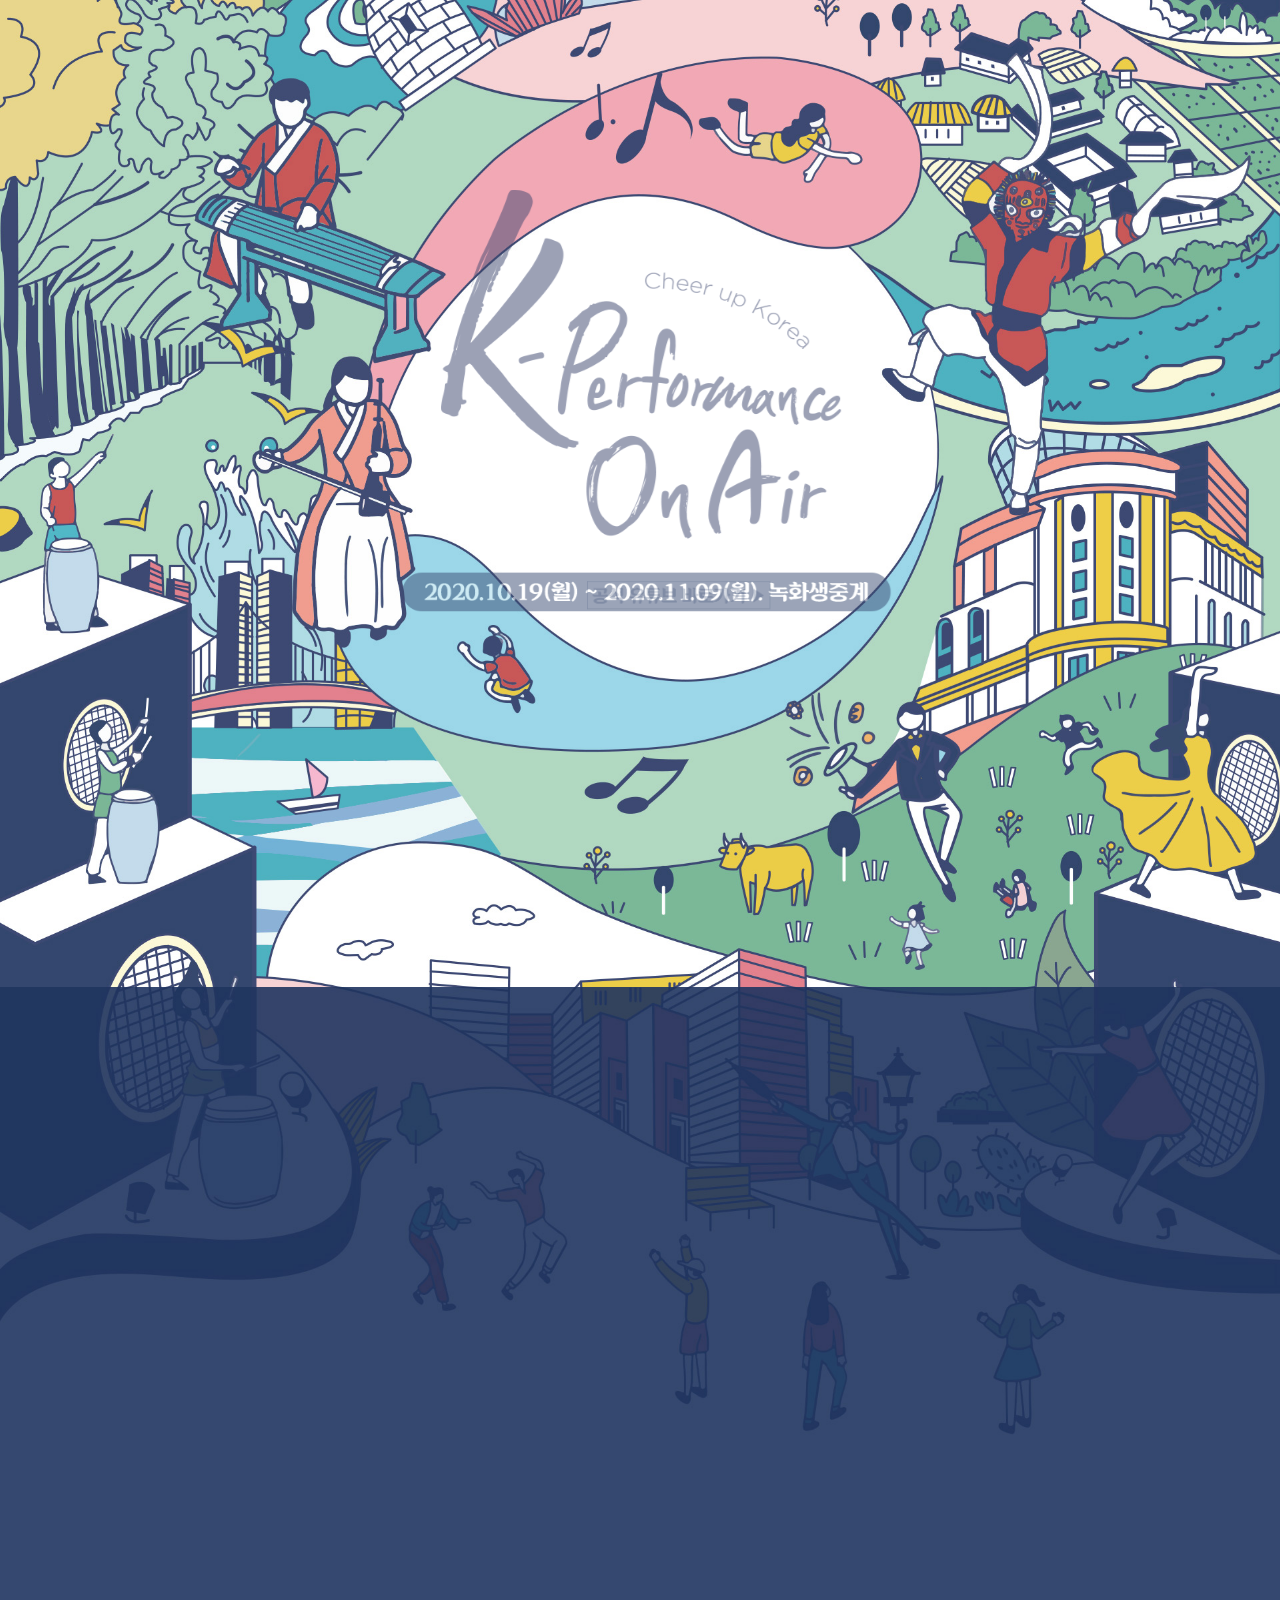
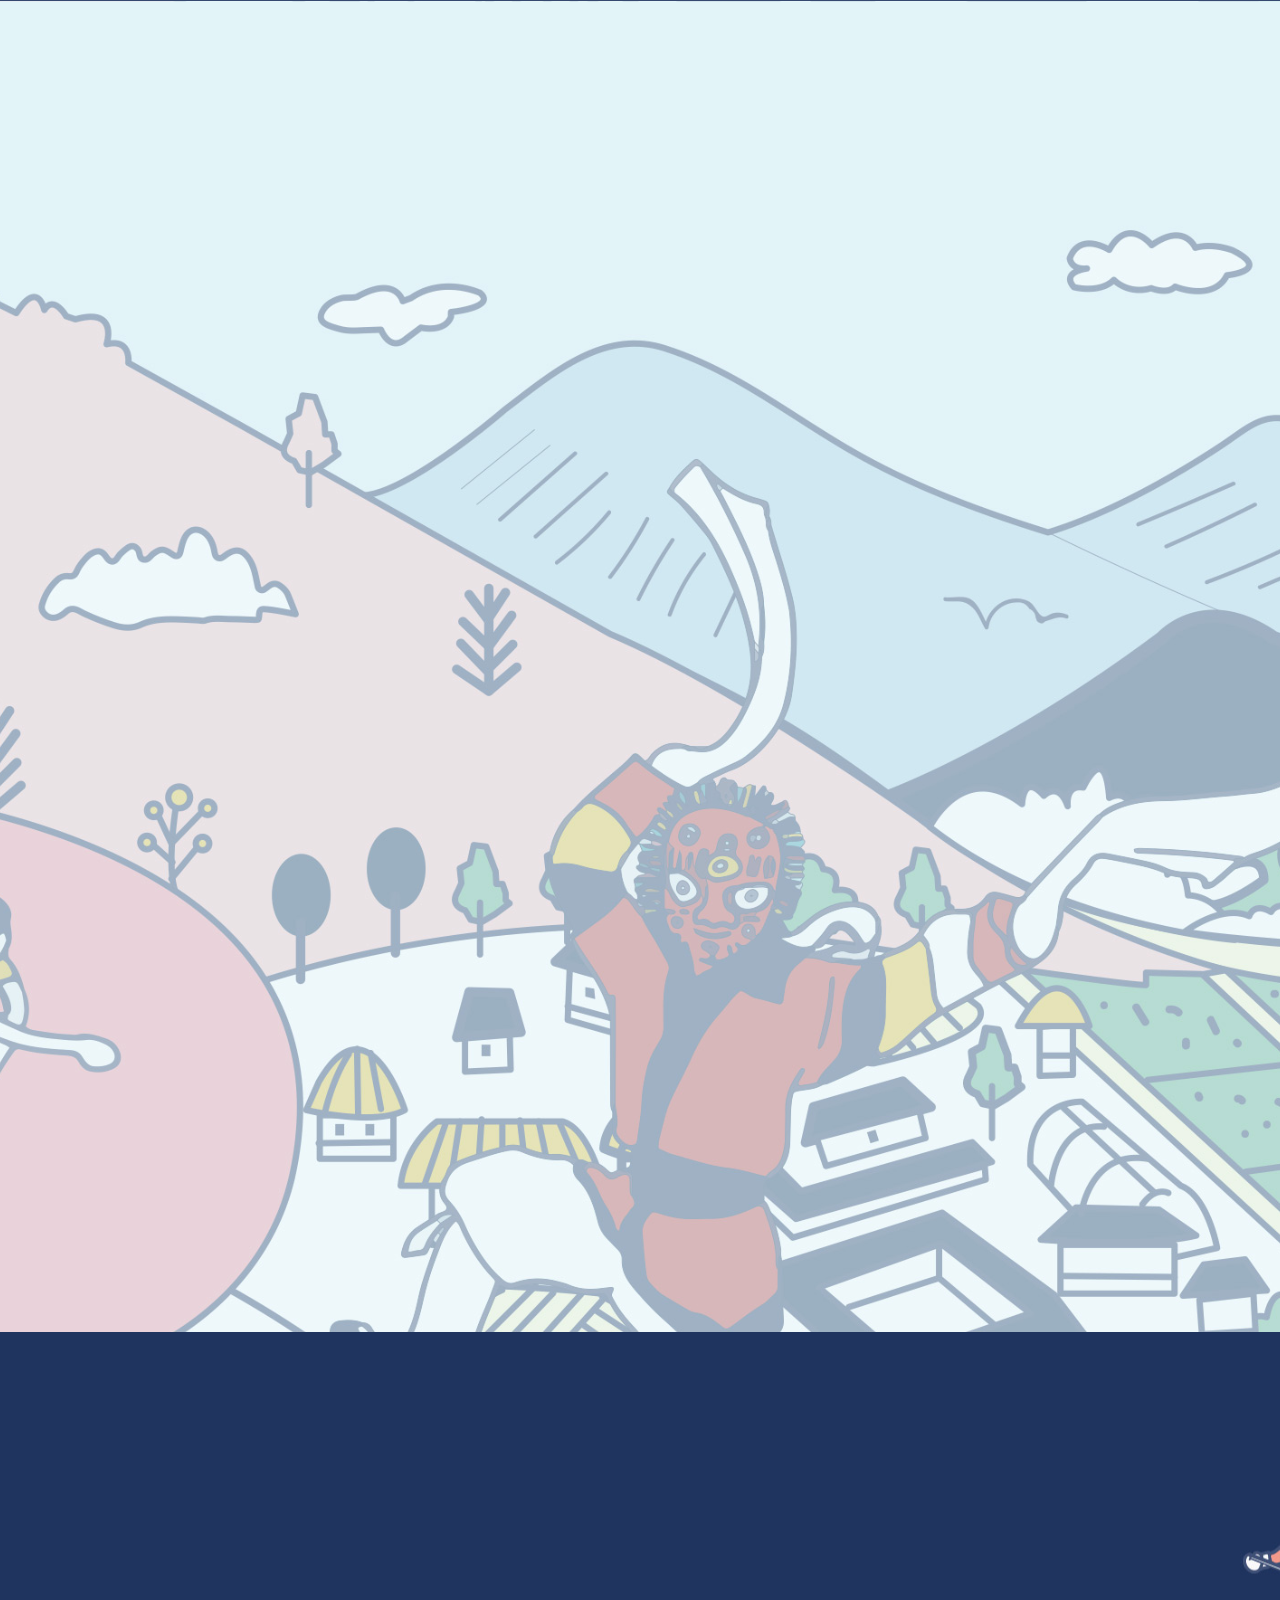
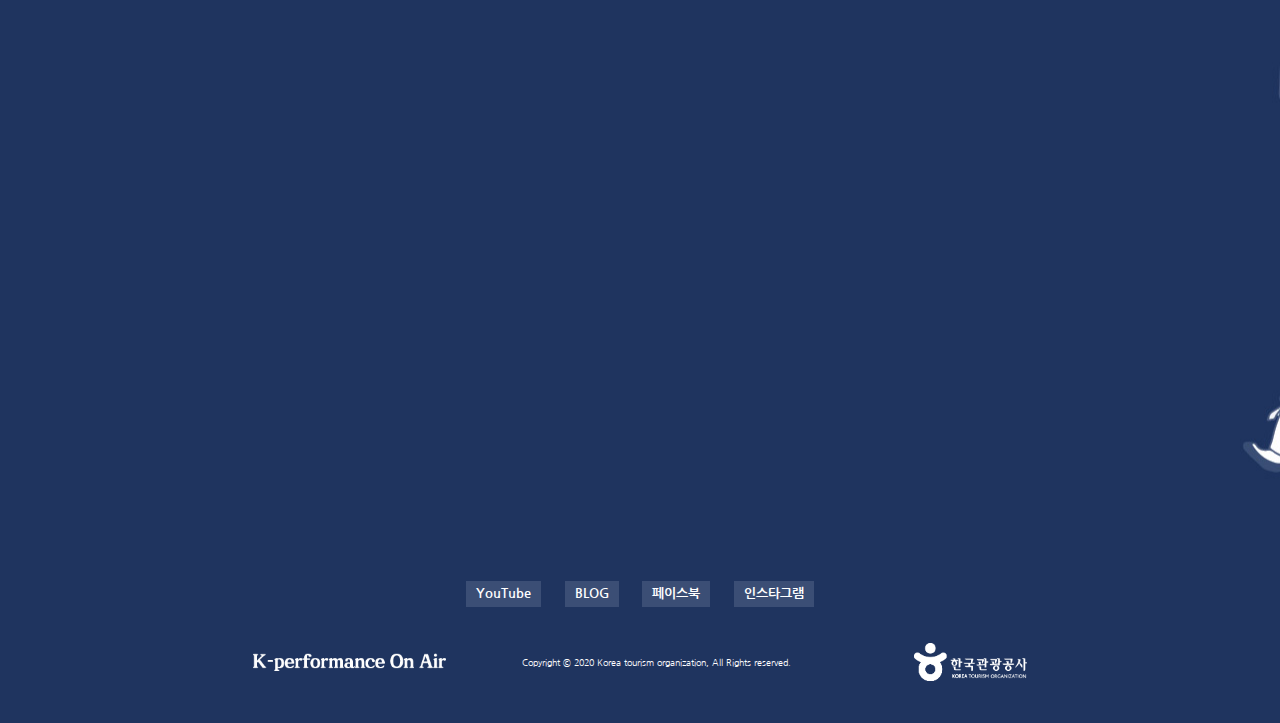
<file: index.html>
<!DOCTYPE html>
<html lang="ko">
<head>

<meta charset="UTF-8">
<meta http-equiv="X-UA-Compatible" content="IE=edge">
<meta name="viewport" content="width=device-width">
<title>케이퍼포먼스온에어(K-PERFORMANCE ON AIR)</title>
<meta name="description" content="온라인생중계로 즐기는 케이퍼포먼스온에어. 10월19일부터 11월9일까지. 뮤지컬,넌버벌,무용극,연극,국악,어린이 공연 등 다양한 문화공연">
<meta name="keywords" content="">

<meta property="og:title" content="케이퍼포먼스온에어(K-PERFORMANCE ON AIR)">
<meta property="og:url" content="" />
<meta property="og:description" content="온라인생중계로 즐기는 케이퍼포먼스온에어. 10월19일부터 11월9일까지. 뮤지컬,넌버벌,무용극,연극,국악,어린이 공연 등 다양한 문화공연">
<meta property="og:image" content="" />
<meta property="og:image:type" content="image/jpg">
<meta property="og:type" content="website">

<meta http-equiv="Cache-Control" content="no-cache, no-store, must-revalidate" />
<meta http-equiv="Pragma" content="no-cache" />
<meta http-equiv="Expires" content="0" />

<link rel="shortcut icon" href="favicon.ico" type="image/x-icon">
<link rel="icon" href="favicon.ico" type="image/x-icon">

<link rel="canonical" href="" />

<link href="https://fonts.googleapis.com/css2?family=Nanum+Gothic:wght@400;700;800&display=swap" rel="stylesheet">
<link rel="stylesheet" href="css/reset.css">
<link rel="stylesheet" href="css/index.css">
<script src="js/jquery-1.12.4.min.js"></script>
<script src="js/TweenMax.min.js"></script>
<script src="js/index.js"></script>
</head>
<body>
	<div id="wrap">
		<header>
			<div class="header--inner">
				<h1><img src="images/logo.png" alt="K-performance On Air"></h1>
				<div class="header-menu">
					<div class="header-open">
						<span></span>
						<span></span>
						<span></span>
					</div>
					<!--//header-open-->
					<div class="header-close">
						<span></span>
						<span></span>
					</div>
				</div>
				<nav>
					<ul class="nav-list">
						<li><a href="#top"><span>HOME</span></a></li>
						<li><a href="#schedule"><span>공연일정</span></a></li>
						<li><a href="#introduction"><span>공연소개</span></a></li>
						<!-- <li><a href="#notice"><span>공지사항</span></a></li> -->
					</ul>
				</nav>
			</div>
		</header>

		<div id="container">
			<section id="top" class="top">				
				<div class="top--inner">
					<div class="inner">
						<h2>
							<img class="pc" src="images/main_txt.png" alt="K-performance On Air 힘내라 대한민국 공연여행 2020.10.19(월) ~ 2020.11.19(월).녹화생중계">
							<img class="sp" src="images/main_txt_sp.png" alt="K-performance On Air 힘내라 대한민국 공연여행 2020.10.19(월) ~ 2020.11.19(월).녹화생중계">
						</h2>
						<a class="btn-youtube" href="#" target="_blank">
							<img src="images/official_youtube.png" alt="공식 유튜브 바로가기">
						</a>
					</div>				
				</div>			
			</section>

			<section id="schedule" class="schedule">
				<div class="schedule--inner">
					<div class="inner">
						<h3 class="aniTitle">공연별 랜선LIVE 일정</h3>
						<div id="calendar-wrap">
							<div id="calendar">
								<ul class="weekdays">
									<li>Sun</li>
									<li>Mon</li>
									<li>Tue</li>
									<li>Wed</li>
									<li>Thu</li>
									<li>Fri</li>
									<li>Sat</li>
								</ul>
			
								<ul class="days">
									<li class="day empty-day"></li>
									<li class="day">
										<div class="date date-pc">10 / 19</div> 
										<div class="week">mon</div>
										<div class="event">
											<span>난타</span>
										</div>
										<span class="ico-start ico">
											<img src="images/ico_start.png" alt="">
										</span>  					
									</li>
									<li class="day">
										<div class="date">20</div> 
										<div class="date-sp">10 / 20</div>
										<div class="week">tue</div>
										<div class="event">
											<span>옥탑방고양이</span>
										</div>   					
									</li>
									<li class="day">
										<div class="date">21</div> 
										<div class="date-sp">10 / 21</div>
										<div class="week">wed</div>
										<div class="event">
											<span>드럼캣</span>
										</div>  					
									</li>
									<li class="day">
										<div class="date">22</div> 
										<div class="date-sp">10 / 22</div>
										<div class="week">thu</div>
										<div class="event">
											<span>하이마스크</span>
										</div>  					
									</li>
			
									<li class="day">
										<div class="date">23</div> 
										<div class="date-sp">10 / 23</div>
										<div class="week">fri</div>
										<div class="event">
											<span>뷰티풀 라이프</span>
										</div>  					
									</li>
									<li class="day">
										<div class="date">24</div>
										<div class="date-sp">10 / 24</div>
										<div class="week sat">sat</div>
										<div class="event">
											<span>페인터즈</span>
										</div>   					
									</li>
								</ul>
			
								<ul class="days">
									<li class="day">
										<div class="date">25</div>
										<div class="date-sp">10 / 25</div>
										<div class="week sun">sun</div>
										<div class="event">
											<span>김종욱찾기</span>
										</div>   					
									</li>
									<li class="day">
										<div class="date">26</div>
										<div class="date-sp">10 / 26</div>
										<div class="week">mon</div>
										<div class="event">
											<span>판타스틱</span>
										</div>   					
									</li>
									<li class="day">
										<div class="date">27</div> 
										<div class="date-sp">10 / 27</div>
										<div class="week">tue</div>
										<div class="event">
											<span>점프</span>
										</div>  					
									</li>
									<li class="day">
										<div class="date">28</div> 
										<div class="date-sp">10 / 28</div> 
										<div class="week">wed</div>
										<div class="event">
											<span>팡쇼</span>
										</div> 					
									</li>
									<li class="day">
										<div class="date">29</div>
										<div class="date-sp">10 / 29</div>
										<div class="week">thu</div>
										<div class="event">
											<span>셰프</span>
										</div>    					
									</li>
									<li class="day">
										<div class="date">30</div>
										<div class="date-sp">10 / 30</div> 
										<div class="week">fri</div>
										<div class="event">
											<span>판타스틱뮤지엄</span>
										</div>  					
									</li>
									<li class="day">
										<div class="date">31</div>  
										<div class="date-sp">10 / 31</div> 
										<div class="week sat">sat</div>
										<div class="event">
											<span>당신만이</span>
										</div>					
									</li>
								</ul>
			
								<ul class="days">
									<li class="day">
										<div class="date date-pc">11 / 1</div>
										<div class="week sun">sun</div>
										<div class="event">
											<span>아리아라리</span>
										</div>   					
									</li>
									<li class="day">
										<div class="date">2</div> 
										<div class="date-sp">11 / 2</div>
										<div class="week">mon</div>
										<div class="event">
											<span>어린왕자</span>
										</div>  					
									</li>
									<li class="day">
										<div class="date">3</div> 
										<div class="date-sp">11 / 3</div>
										<div class="week">tue</div>
										<div class="event">
											<span>캣조르바</span>
										</div>  					
									</li>
									<li class="day">
										<div class="date">4</div>
										<div class="date-sp">11 / 4</div>
										<div class="week">wed</div>
										<div class="event">
											<span>태극(쏠타)</span>
										</div>   					
									</li>
									<li class="day">
										<div class="date">5</div>
										<div class="date-sp">11 / 5</div>
										<div class="week">thu</div>
										<div class="event">
											<span>생각나라과자집</span>
										</div> 					
									</li>
									<li class="day">
										<div class="date">6</div> 
										<div class="date-sp">11 / 6</div>
										<div class="week">fri</div>
										<div class="event">
											<span>썬앤문</span>
										</div>  					
									</li>
									<li class="day">
										<div class="date">7</div> 
										<div class="date-sp">11 / 7</div>
										<div class="week sat">sat</div>
										<div class="event">
											<span>사춤</span>
										</div>  					
									</li>
								</ul>
			
								<ul class="days">
									<li class="day">
										<div class="date">8</div> 
										<div class="date-sp">11 / 8</div> 
										<div class="week sun">sun</div>
										<div class="event">
											<span>오!당신이 잠든 사이</span>
										</div> 					
									</li>
									<li class="day">
										<div class="date">9</div> 
										<div class="date-sp">11 / 9</div>
										<div class="week">mon</div>
										<div class="event">
											<span>&lt;궁: 장 녹수전&gt;</span>
										</div>  
										<span class="ico-end ico">
											<img src="images/ico_end.png" alt="">
										</span>					
									</li>
									<li class="day empty-day"></li>
									<li class="day empty-day"></li>
									<li class="day empty-day"></li>
									<li class="day empty-day"></li>
									<li class="day empty-day"></li>
								</ul>
			
							</div><!--//calendar -->
						</div><!--//calendar-wrap -->
					</div>
				</div>		
			</section>

			<section id="introduction" class="introduction">					
				<div class="introduction--inner">
					<div class="inner">
						<h3 class="aniTitle">공연소개</h3>	
						<ul class="list-item">
							<li>
								<a href="#" data-src="#">
									<img src="images/thumb/thumb01.png" alt="궁, 장녹수전">			
									<span>궁, 장녹수전</span>
								</a>
							</li>
							<li>
								<a href="#" data-src="#">
									<img src="images/thumb/thumb02.png" alt="김종욱찾기">
									<span>김종욱찾기</span>
								</a>
							</li>
							<li>
								<a href="#" data-src="#">
									<img src="images/thumb/thumb03.png" alt="난타">
									<span>난타</span>
								</a>
							</li>
							<li>
								<a href="#" data-src="#">
									<img src="images/thumb/thumb04.png" alt="당신만이">			
									<span>당신만이</span>
								</a>
							</li>
							<li>
								<a href="#" data-src="#">
									<img src="images/thumb/thumb05.png" alt="드럼캣">
									<span>드럼캣</span>
								</a>
							</li>
							<li>
								<a href="#" data-src="#">
									<img src="images/thumb/thumb06.png" alt="뷰티풀 라이프">
									<span>뷰티풀 라이프</span>
								</a>
							</li>
							<li>
								<a href="#" data-src="#">
									<img src="images/thumb/thumb07.png" alt="사춤">
									<span>사춤</span>
								</a>
							</li>
							<li>
								<a href="#" data-src="#">
									<img src="images/thumb/thumb08.png" alt="생각나라과자집">
									<span>생각나라과자집</span>
								</a>
							</li>
							<li>
								<a href="#" data-src="#">
									<img src="images/thumb/thumb09.png" alt="셰프">
									<span>셰프</span>
								</a>
							</li>
							<li>
								<a href="#" data-src="#">
									<img src="images/thumb/thumb10.png" alt="썬앤문">
									<span>썬앤문</span>
								</a>
							</li>
							<li>
								<a href="#" data-src="#">
									<img src="images/thumb/thumb11.png" alt="아리아라리">
									<span>아리아라리</span>
								</a>
							</li>
							<li>
								<a href="#" data-src="#">
									<img src="images/thumb/thumb12.png" alt="어린왕자">
									<span>어린왕자</span>
								</a>
							</li>
							<li>
								<a href="#" data-src="#">
									<img src="images/thumb/thumb13.png" alt="오!당신이 잠든 사이">
									<span>오!당신이 잠든 사이</span>
								</a>
							</li>
							<li>
								<a href="#" data-src="#">
									<img src="images/thumb/thumb14.png" alt="옥탑방고양이">
									<span>옥탑방고양이</span>
								</a>
							</li>
							<li>
								<a href="#" data-src="#">
									<img src="images/thumb/thumb15.png" alt="점프">
									<span>점프</span>
								</a>
							</li>
							<li>
								<a href="#" data-src="#">
									<img src="images/thumb/thumb16.png" alt="캣조르바">
									<span>캣조르바</span>
								</a>
							</li>
							<li>
								<a href="#" data-src="#">
									<img src="images/thumb/thumb17.png" alt="태극(쏠타)">
									<span>태극(쏠타)</span>
								</a>
							</li>
							<li>
								<a href="#" data-src="#">
									<img src="images/thumb/thumb18.png" alt="판타스틱">
									<span>판타스틱</span>
								</a>
							</li>
							<li>
								<a href="#" data-src="#">
									<img src="images/thumb/thumb19.png" alt="판타스틱뮤지엄">
									<span>판타스틱뮤지엄</span>
								</a>
							</li>
							<li>
								<a href="#" data-src="#">
									<img src="images/thumb/thumb20.png" alt="팡쇼">
									<span>팡쇼</span>
								</a>
							</li>
							<li>
								<a href="#" data-src="#">
									<img src="images/thumb/thumb21.png" alt="페인터즈">
									<span>페인터즈</span>
								</a>
							</li>
							<li>
								<a href="#" data-src="#">
									<img src="images/thumb/thumb22.png" alt="하이마스크">
									<span>하이마스크</span>
								</a>
							</li>
							<li>
								<a href="#" data-src="#">
									<img src="images/thumb/thumb00.png" alt="참여공연">
									<span>참여공연</span>
								</a>
							</li>
						</ul>
					</div>
				</div>
			</section>

			<section id="notice" class="notice">
				<div class="notice--inner">
					<h3 class="aniTitle">공지사항</h3>
					<ul class="notice-list">
						<li>
							<dl>
								<dt class="notice-title">공지사항 공지사항 이벤트 이벤트 이벤트 이벤트</dt>
								<dd class="notice-cont">
									공지사항 내용 내용 내용 내용 이벤트 공지공지 일정변경
									공지공지 공지합니다.
	
									공지합니다.
									예시 예시
									공지 공지
									일정 일정
	
									공지사항 내용 내용 내용 내용 이벤트 공지공지 일정변경
									공지공지 공지합니다.
									공지합니다.
								</dd>
							</dl>
						</li>
						<li>
							<dl>
								<dt class="notice-title">공지사항 공지사항 이벤트 이벤트</dt>
								<dd class="notice-cont">
									청량제 멘톨과 청량 지속 성분을 효과적으로 혼합하여 깔끔한 날카로운 청량감과 지속성을 높인 자체의 청량제입니다. 이 청량감을 꼭 시도해보십시오.</dd>
							</dl>
						</li>
						<li>
							<dl>
								<dt class="notice-title">공지사항 공지사항 이벤트 이벤트</dt>
								<dd class="notice-cont">
									청량제 멘톨과 청량 지속 성분을 효과적으로 혼합하여 깔끔한 날카로운 청량감과 지속성을 높인 자체의 청량제입니다. 이 청량감을 꼭 시도해보십시오.</dd>
							</dl>
						</li>
						<li>
							<dl>
								<dt class="notice-title">공지사항 공지사항 이벤트 이벤트</dt>
								<dd class="notice-cont">
									청량제 멘톨과 청량 지속 성분을 효과적으로 혼합하여 깔끔한 날카로운 청량감과 지속성을 높인 자체의 청량제입니다. 이 청량감을 꼭 시도해보십시오.</dd>
							</dl>
						</li>
						<li>
							<dl>
								<dt class="notice-title">공지사항 공지사항 이벤트 이벤트</dt>
								<dd class="notice-cont">
									청량제 멘톨과 청량 지속 성분을 효과적으로 혼합하여 깔끔한 날카로운 청량감과 지속성을 높인 자체의 청량제입니다. 이 청량감을 꼭 시도해보십시오.</dd>
							</dl>
						</li>
						<li>
							<dl>
								<dt class="notice-title">공지사항 공지사항 이벤트 이벤트</dt>
								<dd class="notice-cont">
									청량제 멘톨과 청량 지속 성분을 효과적으로 혼합하여 깔끔한 날카로운 청량감과 지속성을 높인 자체의 청량제입니다. 이 청량감을 꼭 시도해보십시오.</dd>
							</dl>
						</li>
						<li>
							<dl>
								<dt class="notice-title">공지사항 공지사항 이벤트 이벤트</dt>
								<dd class="notice-cont">
									청량제 멘톨과 청량 지속 성분을 효과적으로 혼합하여 깔끔한 날카로운 청량감과 지속성을 높인 자체의 청량제입니다. 이 청량감을 꼭 시도해보십시오.</dd>
							</dl>
						</li>
						<li>
							<dl>
								<dt class="notice-title">공지사항 공지사항 이벤트 이벤트</dt>
								<dd class="notice-cont">
									청량제 멘톨과 청량 지속 성분을 효과적으로 혼합하여 깔끔한 날카로운 청량감과 지속성을 높인 자체의 청량제입니다. 이 청량감을 꼭 시도해보십시오.</dd>
							</dl>
						</li>
						<li>
							<dl>
								<dt class="notice-title">공지사항 공지사항 이벤트 이벤트</dt>
								<dd class="notice-cont">
									청량제 멘톨과 청량 지속 성분을 효과적으로 혼합하여 깔끔한 날카로운 청량감과 지속성을 높인 자체의 청량제입니다. 이 청량감을 꼭 시도해보십시오.</dd>
							</dl>
						</li>
						<li>
							<dl>
								<dt class="notice-title">공지사항 공지사항 이벤트 이벤트</dt>
								<dd class="notice-cont">
									청량제 멘톨과 청량 지속 성분을 효과적으로 혼합하여 깔끔한 날카로운 청량감과 지속성을 높인 자체의 청량제입니다. 이 청량감을 꼭 시도해보십시오.</dd>
							</dl>
						</li>
						<li>
							<dl>
								<dt class="notice-title">공지사항 공지사항 이벤트 이벤트</dt>
								<dd class="notice-cont">
									청량제 멘톨과 청량 지속 성분을 효과적으로 혼합하여 깔끔한 날카로운 청량감과 지속성을 높인 자체의 청량제입니다. 이 청량감을 꼭 시도해보십시오.</dd>
							</dl>
						</li>
						<li>
							<dl>
								<dt class="notice-title">공지사항 공지사항 이벤트 이벤트</dt>
								<dd class="notice-cont">
									청량제 멘톨과 청량 지속 성분을 효과적으로 혼합하여 깔끔한 날카로운 청량감과 지속성을 높인 자체의 청량제입니다. 이 청량감을 꼭 시도해보십시오.</dd>
							</dl>
						</li>
						<li>
							<dl>
								<dt class="notice-title">공지사항 공지사항 이벤트 이벤트</dt>
								<dd class="notice-cont">
									청량제 멘톨과 청량 지속 성분을 효과적으로 혼합하여 깔끔한 날카로운 청량감과 지속성을 높인 자체의 청량제입니다. 이 청량감을 꼭 시도해보십시오.</dd>
							</dl>
						</li>
					</ul>
				</div>			
			</section>
		</div>

		<!-- Modal -->
		<div id="modal" class="modal">
			<div class="modal-inner">
				<div class="modal-content">
					<div class="modal-body">
						<iframe class="embed-responsive-item" width="100" height="100" frameborder="0"></iframe>
					</div>
					<button class="btn-close" type="button">
						<img src="images/btn_close.png" alt="">
					</button>
				</div>
			</div>
		</div>


		<footer>
			<ul class="share-list">
				<!--li><a href="">네이버 TV</a></li-->
				<li><a href="#" target="_blank">YouTube</a></li>
				<li><a href="#" target="_blank">BLOG</a></li>
				<li><a href="#" target="_blank">페이스북</a></li>
				<li><a href="#" target="_blank">인스타그램</a></li>
			</ul>
			<ul class="footer--inner">
				<li><img src="images/foot_logo1.png" alt="K-performance On Air"></li>
				<li>Copyright © 2020 Korea tourism organization, All Rights reserved.</li>
				<li><img src="images/foot_logo2.png" alt="한국관광공사"></li>		
			</ul>
		</footer>
	</div>
</body>
</html>
</file>
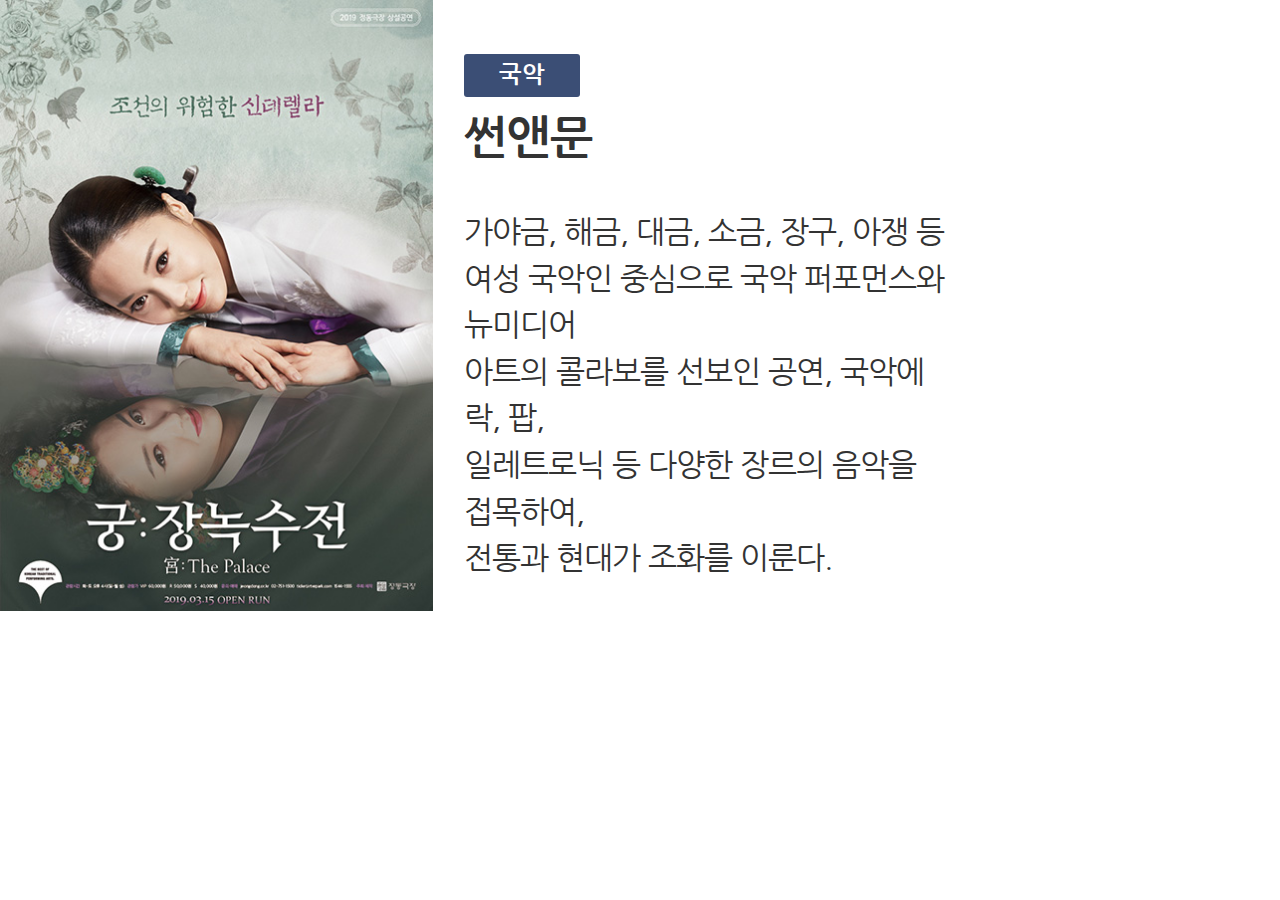
<file: m01.html>
<!DOCTYPE html>
<html lang="ko">
<head>
  <meta charset="UTF-8">
  <meta http-equiv="X-UA-Compatible" content="IE=edge">
  <meta name="viewport" content="width=device-width">
  <title>popup</title>
  <link href="https://fonts.googleapis.com/css2?family=Nanum+Gothic:wght@400;700;800&display=swap" rel="stylesheet">
  <link rel="stylesheet" href="css/reset.css">
  <link rel="stylesheet" href="css/index.css">
  <script src="js/jquery-1.12.4.min.js"></script>
</head>
<body>
  <div id="wrap">
    <div class="popup-wrap">
      <div class="popup-inner">
        <img class="poster" src="images/poster/poster01.jpg" alt="">
        <div class="content">
          <span class="type">국악</span>
          <strong>썬앤문</strong>
          <p>가야금, 해금, 대금, 소금, 장구, 아쟁 등
            여성 국악인 중심으로 국악 퍼포먼스와 뉴미디어
            아트의 콜라보를 선보인 공연, 국악에 락, 팝,
            일레트로닉 등 다양한 장르의 음악을 접목하여,
            전통과 현대가 조화를 이룬다.
          </p>
        </div>
      </div>
    </div>
  </div>
</body>
</html>
</file>
<file: css/index.css>
img {
  max-width: 100%;
  height: auto;
}

#wrap {
  overflow: hidden;
}

header {
  z-index: 2;
  position: fixed;
  top: 0;
  left: 0;
  width: 100%;
  background: #1f345f;
  -webkit-box-shadow: 0px 3px 3px 1px rgba(0, 0, 0, 0.1);
          box-shadow: 0px 3px 3px 1px rgba(0, 0, 0, 0.1);
}

.header-menu {
  opacity: 0;
  visibility: hidden;
  display: -webkit-box;
  display: -ms-flexbox;
  display: flex;
  -webkit-box-pack: center;
      -ms-flex-pack: center;
          justify-content: center;
  -webkit-box-align: center;
      -ms-flex-align: center;
          align-items: center;
  position: absolute;
  top: 2.68vw;
  right: 2.56vw;
  width: 6.34vw;
  height: 5.49vw;
  background: #fff;
  border-radius: 3px;
}

.header-open {
  display: -webkit-box;
  display: -ms-flexbox;
  display: flex;
  -webkit-box-orient: vertical;
  -webkit-box-direction: normal;
      -ms-flex-direction: column;
          flex-direction: column;
  -webkit-box-pack: justify;
      -ms-flex-pack: justify;
          justify-content: space-between;
  position: absolute;
  width: 3.41vw;
  height: 2.44vw;
  -webkit-transition: .3s;
  transition: .3s;
}

.header-open span {
  position: relative;
  display: block;
  width: 100%;
  height: 0.24vw;
}

.header-open span:after {
  content: '';
  display: block;
  position: absolute;
  top: 0;
  left: 0;
  width: 100%;
  height: 100%;
  background: #1f345f;
}

.header-close {
  position: absolute;
  top: 2.44vw;
  width: 3.41vw;
  height: 3.41vw;
  -webkit-transform: scale(0);
          transform: scale(0);
  -webkit-transition: -webkit-transform 0.3s cubic-bezier(0.08, 0.92, 0.35, 1);
  transition: -webkit-transform 0.3s cubic-bezier(0.08, 0.92, 0.35, 1);
  transition: transform 0.3s cubic-bezier(0.08, 0.92, 0.35, 1);
  transition: transform 0.3s cubic-bezier(0.08, 0.92, 0.35, 1), -webkit-transform 0.3s cubic-bezier(0.08, 0.92, 0.35, 1);
}

.header-close span {
  position: absolute;
  display: block;
  width: 100%;
  height: 0.24vw;
}

.header-close span:first-child {
  -webkit-transform: rotate(45deg);
          transform: rotate(45deg);
}

.header-close span:last-child {
  -webkit-transform: rotate(-45deg);
          transform: rotate(-45deg);
}

.header-close span:before {
  content: '';
  display: block;
  position: absolute;
  top: 0;
  left: 0;
  width: 100%;
  height: 100%;
  background: #1f345f;
}

.header--inner {
  height: 5.21vw;
  overflow: hidden;
}

.header--inner h1 {
  float: left;
  width: 24.17vw;
  padding-top: 1.56vw;
  padding-left: 1.77vw;
}

nav {
  float: right;
  padding-top: 1.56vw;
  padding-right: 1.82vw;
}

nav li {
  display: inline-block;
  vertical-align: middle;
  margin: 0 1.82vw;
  padding: 0.47vw 0 0.57vw 0;
}

nav a {
  color: #fff;
  font-size: 1.09vw;
}

nav a:hover {
  font-weight: bold;
}

.inner {
  position: absolute;
  top: 0;
  right: 0;
  bottom: 0;
  left: 0;
}

.sp {
  display: none;
}

.top--inner {
  position: relative;
  background: url(../images/bg_top.jpg) center center;
  background-size: cover;
  width: 100%;
  height: 0;
  padding-top: 77.083%;
}

.top h2 {
  position: absolute;
  top: 15.94vw;
  left: 32.71vw;
  max-width: 712px;
  width: 35.55vw;
}

.top a {
  position: absolute;
  top: 48.24vw;
  left: 45.83vw;
  width: 14.36vw;
  display: block
}

.top a:hover {
  margin-top: 5px;
  -webkit-transition: margin-top .3s linear;
  transition: margin-top .3s linear;
}

.schedule--inner {
  position: relative;
  background: url(../images/bg01.jpg) center center;
  background-size: cover;
  width: 100%;
  height: 0;
  padding-top: 47.96875%;
}

.schedule h3 {
  font-weight: 800;
  font-size: 2.60vw;
  color: #fff;
  text-align: center;
  margin-bottom: 4.69vw;
  padding-top: 5.21vw;
}

.introduction--inner {
  position: relative;
  background: url(../images/bg02.jpg) center center;
  background-size: cover;
  width: 100%;
  /* height: 0;
  padding-top: 76.614%; */
  height: auto;
  min-height: 300px;
}

.introduction--inner .inner {
  position: relative;
}

.introduction h3 {
  font-weight: 800;
  font-size: 2.60vw;
  color: #3b4e75;
  text-align: center;
  margin-bottom: 4.69vw;
  padding-top: 5.21vw;
}

.introduction ul {
  display: -webkit-box;
  display: -ms-flexbox;
  display: flex;
  -ms-flex-wrap: wrap;
      flex-wrap: wrap;
  max-width: 1140px;
  width: 59.38vw;
  margin: 0 auto;
}

.introduction li {
  margin-bottom: 1.30vw;
}

.introduction li a {
  position: relative;
  display: block;
  width: 13.80vw;
}

.introduction li a:after {
  content: '';
  display: block;
  position: absolute;
  top: 0;
  left: 0;
  right: 0;
  bottom: 0;
  border-radius: 100%;
  width: 100%;
  height: 100%;
  background: rgba(0, 0, 0, 0.5);
  visibility: hidden;
  -webkit-transition: visibility .3s linear;
  transition: visibility .3s linear;
}

.introduction li span {
  z-index: 2;
  display: block;
  position: absolute;
  top: 50%;
  left: 50%;
  color: #fff;
  -webkit-transform: translate(-50%, -50%);
          transform: translate(-50%, -50%);
  width: 100%;
  font-size: 1.41vw;
  letter-spacing: -0.05em;
  text-align: center;
  opacity: 0;
  margin-top: 0.52vw;
  -webkit-transition: opacity 0.3s, margin-top 0.3s cubic-bezier(0.86, 0, 0.07, 1);
  transition: opacity 0.3s, margin-top 0.3s cubic-bezier(0.86, 0, 0.07, 1);
}

.introduction li a:hover {
  -webkit-transform: translateY(-20px);
          transform: translateY(-20px);
  -webkit-transition: -webkit-transform 0.4s cubic-bezier(1, 0, 0, 1);
  transition: -webkit-transform 0.4s cubic-bezier(1, 0, 0, 1);
  transition: transform 0.4s cubic-bezier(1, 0, 0, 1);
  transition: transform 0.4s cubic-bezier(1, 0, 0, 1), -webkit-transform 0.4s cubic-bezier(1, 0, 0, 1);
}

.introduction li a:hover:after {
  visibility: visible;
}

.introduction li a:hover span {
  opacity: 1;
  margin-top: 0;
}

.introduction li:not(:nth-child(4n)) {
  margin-right: 0.99vw;
}

.notice--inner {
  position: relative;
  background: url(../images/bg03.jpg) center center;
  /* background-size: cover; */
  width: 100%;
  /* height: 0;
  padding-top: 47.916%; */
  height: auto;
  min-height: 300px;
}

.notice h3 {
  font-weight: 800;
  font-size: 2.60vw;
  color: #fff;
  text-align: center;
  margin-bottom: 4.69vw;
  padding-top: 5.21vw;
}

.notice ul {
  max-width: 1140px;
  width: 59.38vw;
  margin: 0 auto;
}

.notice dt {
  position: relative;
  color: #fff55c;
  font-size: 1.20vw;
  font-weight: 700;
  letter-spacing: -1.15px;
  padding: 1.35vw 0 1.20vw 0.94vw;
  cursor: pointer;
}

.notice dt:after {
  content: '';
  display: block;
  position: absolute;
  right: 0.63vw;
  top: 1.09vw;
  background: url(../images/ico_arrow.png);
  background-position: 50% 50%;
  background-repeat: no-repeat;
  background-color: #fff;
  background-size: 70% auto;
  width: 0.99vw;
  height: 0.68vw;
  padding: 0.52vw 0.31vw 0.31vw 0.31vw;
  border-radius: 50%;
  -webkit-transform: rotate(0deg);
          transform: rotate(0deg);
  -webkit-transition: -webkit-transform 0.2s cubic-bezier(0.075, 0.82, 0.165, 1);
  transition: -webkit-transform 0.2s cubic-bezier(0.075, 0.82, 0.165, 1);
  transition: transform 0.2s cubic-bezier(0.075, 0.82, 0.165, 1);
  transition: transform 0.2s cubic-bezier(0.075, 0.82, 0.165, 1), -webkit-transform 0.2s cubic-bezier(0.075, 0.82, 0.165, 1);
}

.notice dd {
  color: #fff;
  font-size: 1.04vw;
  line-height: 1.41vw;
  letter-spacing: -1px;
  word-break: keep-all;
  white-space: pre-line;
  padding-left: 0.94vw;
  padding-bottom: 1.510vw;
}

.notice dd.notice-cont {
  display: none;
}

.notice li {
  border-bottom: 1px solid #fff;
}

.notice dt.open:after {
  -webkit-transform: rotate(180deg);
          transform: rotate(180deg);
}

footer {
  background: #1f345f;
  text-align: center;
  padding-top: 4.06vw;
  padding-bottom: 3.13vw;
}

footer .share-list li {
  display: inline-block;
  vertical-align: middle;
  background: #3b4e75;
  margin: 0 0.78vw;
}

footer .share-list a {
  display: block;
  font-size: 0.99vw;
  font-weight: 700;
  color: #fff;
  padding: 0.52vw 0.78vw;
}

footer .footer--inner {
  display: -webkit-box;
  display: -ms-flexbox;
  display: flex;
  -webkit-box-pack: center;
      -ms-flex-pack: center;
          justify-content: center;
  -webkit-box-align: center;
      -ms-flex-align: center;
          align-items: center;
  padding-top: 2.86vw;
}

footer .footer--inner li {
  color: #fff;
  font-size: 0.68vw;
}

footer .footer--inner li:first-child {
  width: 15.10vw;
}

footer .footer--inner li:nth-child(2) {
  padding: 0 9.58vw 0 5.94vw;
}

footer .footer--inner li:last-child {
  width: 8.85vw;
}

/* calendar */
#calendar {
  max-width: 1140px;
  width: 59.38vw;
  margin: 0 auto;
}

#calendar ul {
  overflow: hidden;
}

#calendar li {
  overflow: hidden;
  float: left;
  position: relative;
  width: 8.44vw;
  padding: 0.31vw;
  -webkit-box-sizing: border-box;
          box-sizing: border-box;
  border: 1px solid #fff;
}

#calendar .weekdays {
  margin-bottom: 0.63vw;
}

#calendar .weekdays li {
  width: 8.02vw;
  height: 2.55vw;
  line-height: 2.55vw;
  font-size: 1.72vw;
  font-weight: 700;
  text-align: center;
  text-transform: uppercase;
  color: #3b4e75;
  background: #f2f2f2;
  padding: 0;
  border: 0;
  border-radius: 5px;
  margin-right: 0.88%;
}

#calendar .weekdays li:nth-child(1) {
  background: #f4a4ae;
}

#calendar .weekdays li:last-child {
  background: #8ad5e5;
  margin-right: 0;
}

#calendar .days li {
  height: 6.82vw;
}

#calendar .days li:nth-child(1n) {
  border-left: none;
}

#calendar .days li:nth-child(7n) {
  border-right: none;
}

#calendar .days:nth-of-type(2) li {
  border-top: none;
}

#calendar .date {
  float: right;
  font-size: 1.20vw;
  letter-spacing: -2.3px;
  color: #fff;
  padding: 0.26vw 0.26vw 0 0;
}

#calendar .date-sp {
  display: none;
}

#calendar .week {
  display: none;
}

#calendar .event {
  display: table;
  width: 7.92vw;
  height: 2.917vw;
  font-size: 0.89vw;
  line-height: 1.2;
  color: #fff;
  text-align: center;
  background: #1f345f;
  margin-top: 3.23vw;
}

#calendar .event span {
  display: table-cell;
  vertical-align: middle;
}

#calendar .ico {
  display: block;
  position: absolute;
  top: 0;
  width: 3.02vw;
  -webkit-animation: floating 1.8s infinite both;
          animation: floating 1.8s infinite both;
}

#calendar .ico-end {
  top: 0.31vw;
}

/* modal */
.modal {
  overflow: auto;
  position: fixed;
  top: 0;
  left: 0;
  width: 100%;
  height: 100%;
  z-index: 20;
  background: rgba(0, 0, 0, 0.8);
  opacity: 0;
  visibility: hidden;
  -webkit-transition: opacity 0.25s ease-in 0s, visibility 0.35s linear;
  transition: opacity 0.25s ease-in 0s, visibility 0.35s linear;
}

.modal.on {
  opacity: 1;
  visibility: visible;
  overflow-x: hidden;
}

.modal-inner {
  display: table-cell;
  width: 100vw;
  height: 100vh;
  padding: 2.60vw 1.04vw;
  -webkit-box-sizing: border-box;
          box-sizing: border-box;
  vertical-align: middle;
  text-align: center;
}

.modal-content {
  max-width: 948px;
  position: relative;
  margin: 0 auto;
}

.modal iframe {
  width: 100%;
  height: 100%;
  max-width: 948px;
  min-height: 611px;
}

.modal .btn-close {
  position: absolute;
  top: 12px;
  right: 12px;
  background: none;
  border: none;
  cursor: pointer;
}

/* popup */
.popup-wrap {
  max-width: 946px;
  width: 100%;
  background: #fff;
}

.popup-wrap .popup-inner {
  position: relative;
  display: -webkit-box;
  display: -ms-flexbox;
  display: flex;
  overflow: hidden;
}

.popup-wrap .content {
  padding-top: 4.219vw;
  padding-left: 2.426vw;
  -webkit-box-sizing: border-box;
          box-sizing: border-box;
}

.popup-wrap .poster {
  width: calc(50% - 40px);
}

.popup-wrap .type {
  display: inline-block;
  background: #3b4e75;
  border-radius: 3px;
  padding: 0.738vw 2.743vw;
  font-size: 1.899vw;
  font-weight: 700;
  color: #fff;
}

.popup-wrap strong {
  display: block;
  font-size: 3.586vw;
  font-weight: 700;
  color: #333;
  margin-top: 1.477vw;
  margin-bottom: 3.692vw;
}

.popup-wrap p {
  word-break: keep-all;
  white-space: pre-line;
  font-size: 2.426vw;
  line-height: 1.5;
  color: #333;
  letter-spacing: -1px;
}

@media (max-width: 768px) {
  .sp {
    display: block;
  }
  .pc {
    display: none;
  }
  .header--inner {
    height: 10.98vw;
  }
  .header--inner h1 {
    width: 42.56vw;
    padding-top: 3.66vw;
    padding-left: 3.90vw;
  }
  .header-menu {
    opacity: 1;
    visibility: visible;
  }
  nav {
    float: none;
    position: fixed;
    top: 10.98vw;
    left: 0;
    width: 100%;
    background: #fff;
    padding: 0;
    opacity: 0;
    visibility: hidden;
    -webkit-transition: opacity .5s;
    transition: opacity .5s;
  }
  nav ul {
    display: -webkit-box;
    display: -ms-flexbox;
    display: flex;
    -webkit-box-orient: vertical;
    -webkit-box-direction: normal;
        -ms-flex-direction: column;
            flex-direction: column;
  }
  nav li {
    opacity: 0;
    text-indent: 0.73vw;
    border-bottom: 1px solid #cecece;
    margin: 0 6.10vw;
    -webkit-transform: scale(1.15);
            transform: scale(1.15);
    -webkit-transition: opacity 0.3s, -webkit-transform 0.3s cubic-bezier(0.32, 0.43, 0.49, 1.36);
    transition: opacity 0.3s, -webkit-transform 0.3s cubic-bezier(0.32, 0.43, 0.49, 1.36);
    transition: opacity 0.3s, transform 0.3s cubic-bezier(0.32, 0.43, 0.49, 1.36);
    transition: opacity 0.3s, transform 0.3s cubic-bezier(0.32, 0.43, 0.49, 1.36), -webkit-transform 0.3s cubic-bezier(0.32, 0.43, 0.49, 1.36);
  }
  nav a {
    display: block;
    width: 100%;
    font-size: 2.80vw;
    color: #333;
    padding: 3.05vw 0;
  }
  .header--inner.is-menu-open .header-open {
    opacity: 0;
  }
  .header--inner.is-menu-open .header-close {
    -webkit-transform: scale(1);
            transform: scale(1);
  }
  .header--inner.is-menu-open nav {
    opacity: 1;
    visibility: visible;
  }
  .header--inner.is-menu-open nav li {
    opacity: 1;
    -webkit-transform: scale(1);
            transform: scale(1);
  }
  .top--inner {
    background: url(../images/bg_top_sp.jpg);
    background-position: center top;
    background-size: 100% auto;
    height: 123.17vw;
    padding-top: 0;
  }
  .top h2 {
    width: 74.37vw;
    top: 24.29vw;
    left: 18.07vw;
  }
  .top a {
    width: 41.29vw;
    top: 84.46vw;
    left: 34.41vw;
  }
  .schedule--inner {
    background: url(../images/bg01_sp.jpg) center center;
    background-position: center top;
    background-size: 100% auto;
    height: 176.59vw;
    padding-top: 0;
  }
  .schedule h3 {
    font-size: 4.27vw;
    margin-bottom: 7.20vw;
    padding-top: 8.17vw;
  }
  /* calendar */
  #calendar {
    width: 91.46vw;
  }
  #calendar .weekdays {
    display: none;
    margin-bottom: 0;
  }
  #calendar li {
    float: none;
    border: none;
    width: 100%;
  }
  #calendar .days li.empty-day {
    display: none;
  }
  #calendar .date {
    display: none;
    float: none;
    font-size: 3.54vw;
  }
  #calendar .date-sp,
  #calendar .date-pc {
    float: left;
    display: block;
    width: 9.5vw;
    color: #fff;
    font-size: 3.54vw;
    letter-spacing: -0.35vw;
    padding: 0;
  }
  #calendar .week {
    display: block;
    float: left;
    width: 15.24vw;
    height: 5.12vw;
    line-height: 5.12vw;
    font-size: 3.29vw;
    font-weight: 800;
    text-transform: uppercase;
    color: #3b4e75;
    background: #f2f2f2;
    text-align: center;
    border-radius: 10px;
    margin-left: 4.63vw;
    margin-right: 3.05vw;
  }
  #calendar .sat {
    background: #8ad5e5;
  }
  #calendar .sun {
    background: #f4a4ae;
  }
  #calendar .event {
    float: left;
    width: auto;
    font-size: 2.80vw;
    line-height: 1.7;
    text-align: left;
    background: none;
    padding: 0;
    margin-top: 0;
  }
  #calendar .ico {
    display: none;
  }
  .introduction--inner {
    background: url(../images/bg02_sp.jpg) center center;
    background-position: center top;
    background-size: 100% auto;
    /* height: 310vw;
    padding-top: 0; */
  }
  .introduction h3 {
    font-size: 4.27vw;
    margin-bottom: 11.10vw;
    padding-top: 8.17vw;
  }
  .introduction ul {
    /* -webkit-box-pack: center;
        -ms-flex-pack: center;
            justify-content: center; */
            justify-content: flex-start;
    width: 85.366vw;
  }
  .introduction li a {
    width: 36.585vw;
  }
  .introduction li a img {
    width: 36.585vw;
  }
  .introduction li span {
    font-size: 4.268vw;
  }
  .introduction li {
    margin-right: 12.195vw !important;
    margin-bottom: 3.659vw;
  }
  .introduction li:nth-child(2n) {
    margin-right: 0 !important;
  }
  .notice--inner {
    background: #1f345f;
    /* height: 92.195vw;
    padding-top: 0; */
  }
  .notice h3 {
    font-size: 4.27vw;
    margin-bottom: 8.29vw;
    padding-top: 8.17vw;
  }
  .notice ul {
    width: 95.12vw;
  }
  .notice dt {
    font-size: 2.80vw;
    padding: 2.93vw 0 2.93vw 2.20vw;
  }
  .notice dt:after {
    top: 2.56vw;
    right: 2.68vw;
    width: 3.78vw;
    height: 3.78vw;
  }
  .notice dd {
    font-size: 2.44vw;
    line-height: 1.45;
    padding-left: 2.20vw;
    padding-bottom: 3.66vw;
  }
  footer {
    padding-top: 9.51vw;
    padding-bottom: 6.83vw;
  }
  footer .share-list li {
    margin: 0 1.34vw;
  }
  footer .share-list a {
    padding: 1.34vw 2.20vw;
    font-size: 2.32vw;
  }
  footer .footer--inner {
    -webkit-box-orient: vertical;
    -webkit-box-direction: normal;
        -ms-flex-direction: column;
            flex-direction: column;
    padding-top: 10.73vw;
  }
  footer .footer--inner li img {
    width: 100%;
  }
  footer .footer--inner li:first-child {
    -webkit-box-ordinal-group: 3;
        -ms-flex-order: 2;
            order: 2;
    width: 44.02vw;
    padding: 5.85vw 0 6.59vw 0;
  }
  footer .footer--inner li:nth-child(2) {
    -webkit-box-ordinal-group: 4;
        -ms-flex-order: 3;
            order: 3;
    font-size: 2.07vw;
    padding: 0;
  }
  footer .footer--inner li:last-child {
    -webkit-box-ordinal-group: 2;
        -ms-flex-order: 1;
            order: 1;
    width: 33.54vw;
  }
  .modal-content {
    width: 95.12vw;
    height: 127.927vw;
  }
  .modal iframe {
    min-height: 100vh;
  }
  .popup-wrap .popup-inner {
    -webkit-box-orient: vertical;
    -webkit-box-direction: normal;
        -ms-flex-direction: column;
            flex-direction: column;
    -webkit-box-align: center;
        -ms-flex-align: center;
            align-items: center;
    padding: 10.366vw 6.585vw;
    -webkit-box-sizing: border-box;
            box-sizing: border-box;
  }
  .popup-wrap .content {
    -ms-flex-item-align: start;
        align-self: flex-start;
    padding-top: 4.756vw;
    padding-left: 0;
  }
  .popup-wrap .poster {
    width: 52.683vw;
  }
  .popup-wrap .type {
    font-size: 2.195vw;
    padding: 0.976vw 3.293vw;
  }
  .popup-wrap strong {
    font-size: 4.268vw;
    margin-top: 1.707vw;
    margin-bottom: 4.268vw;
  }
  .popup-wrap p {
    font-size: 2.805vw;
    line-height: 1.6;
  }
}

@media (max-width: 320px) {
  .notice--inner {
    padding-bottom: 15%;
  }
  footer .share-list li {
    margin: 0 1vw;
  }
}

@media (max-width: 280px) {
  #calendar .date-sp,
  #calendar .date-pc {
    width: 10.5vw;
  }
  footer .share-list li {
    margin: 0;
  }
}

@-webkit-keyframes floating {
  from {
    -webkit-transform: translate(0, 0);
            transform: translate(0, 0);
  }
  65% {
    -webkit-transform: translate(0, 0.104vw);
            transform: translate(0, 0.104vw);
  }
  to {
    -webkit-transform: translate(0, 0);
            transform: translate(0, 0);
  }
}

@keyframes floating {
  from {
    -webkit-transform: translate(0, 0);
            transform: translate(0, 0);
  }
  65% {
    -webkit-transform: translate(0, 0.104vw);
            transform: translate(0, 0.104vw);
  }
  to {
    -webkit-transform: translate(0, 0);
            transform: translate(0, 0);
  }
}
</file>
